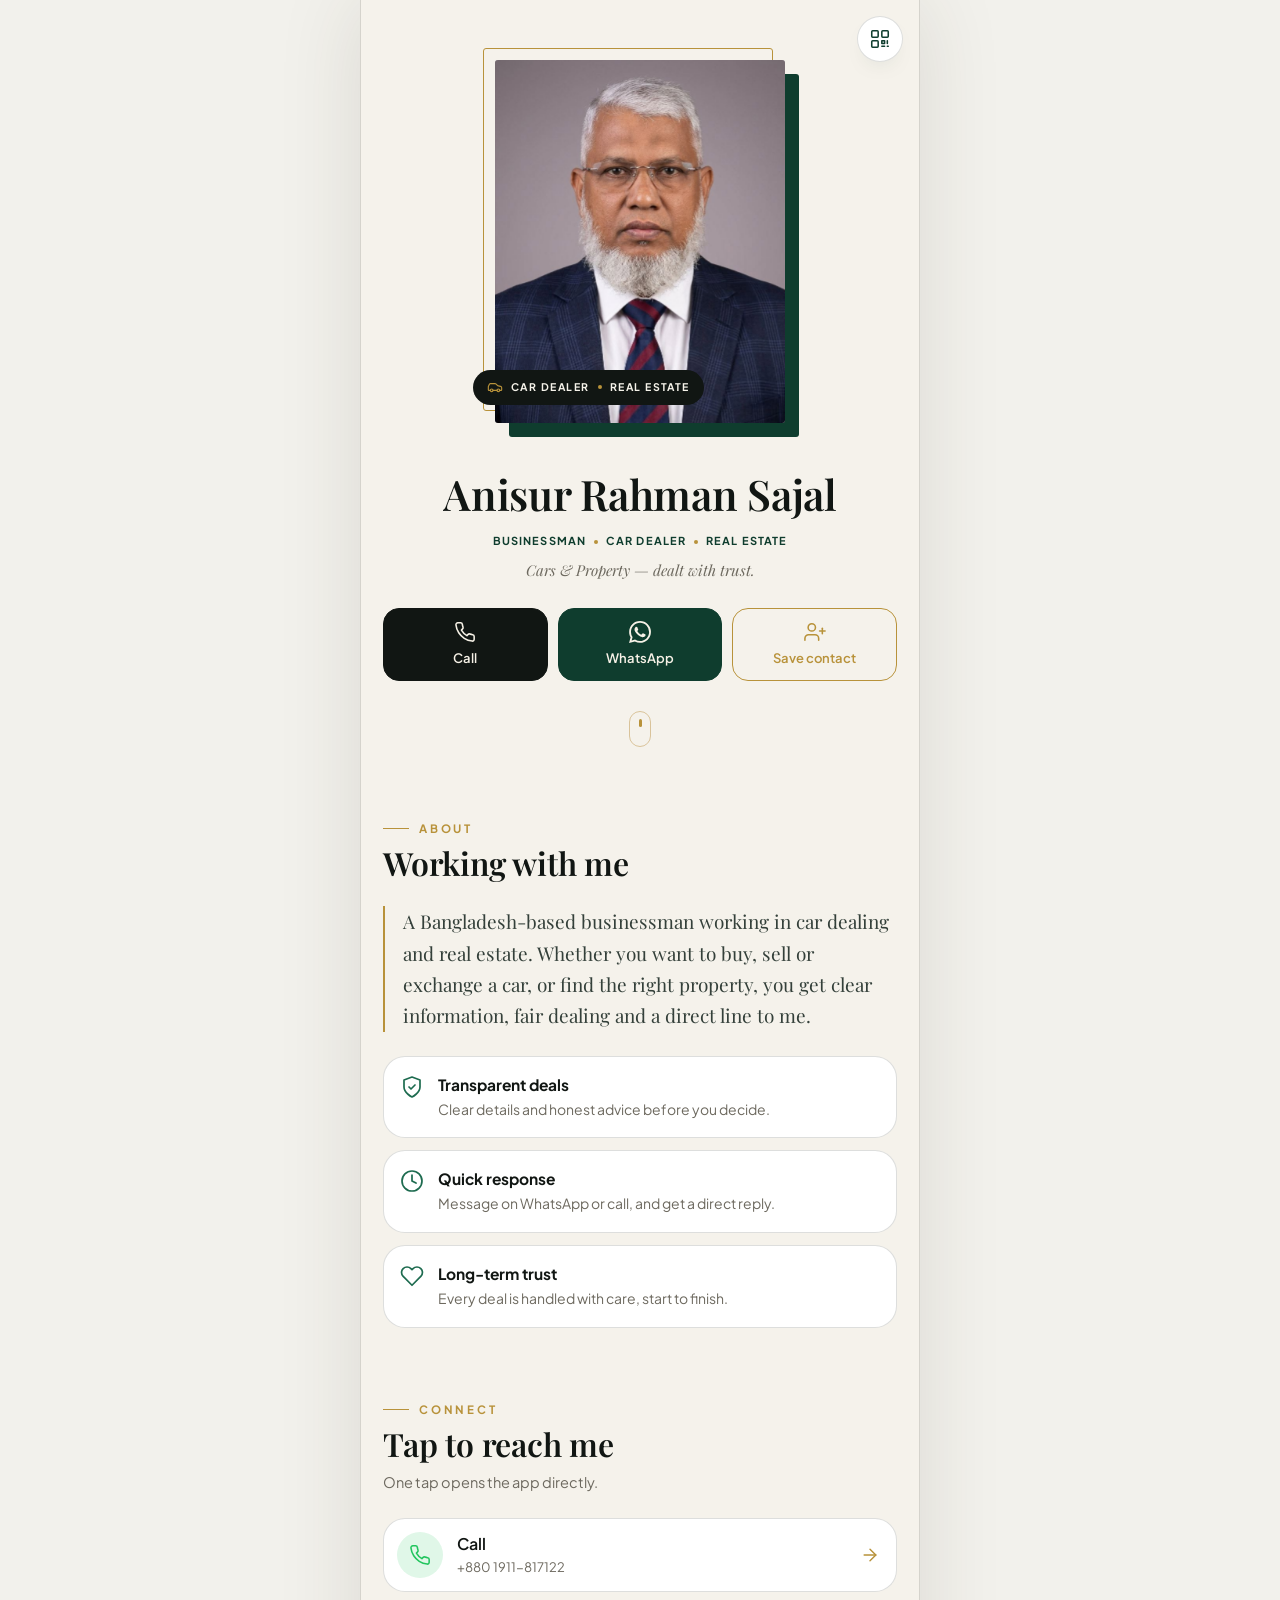
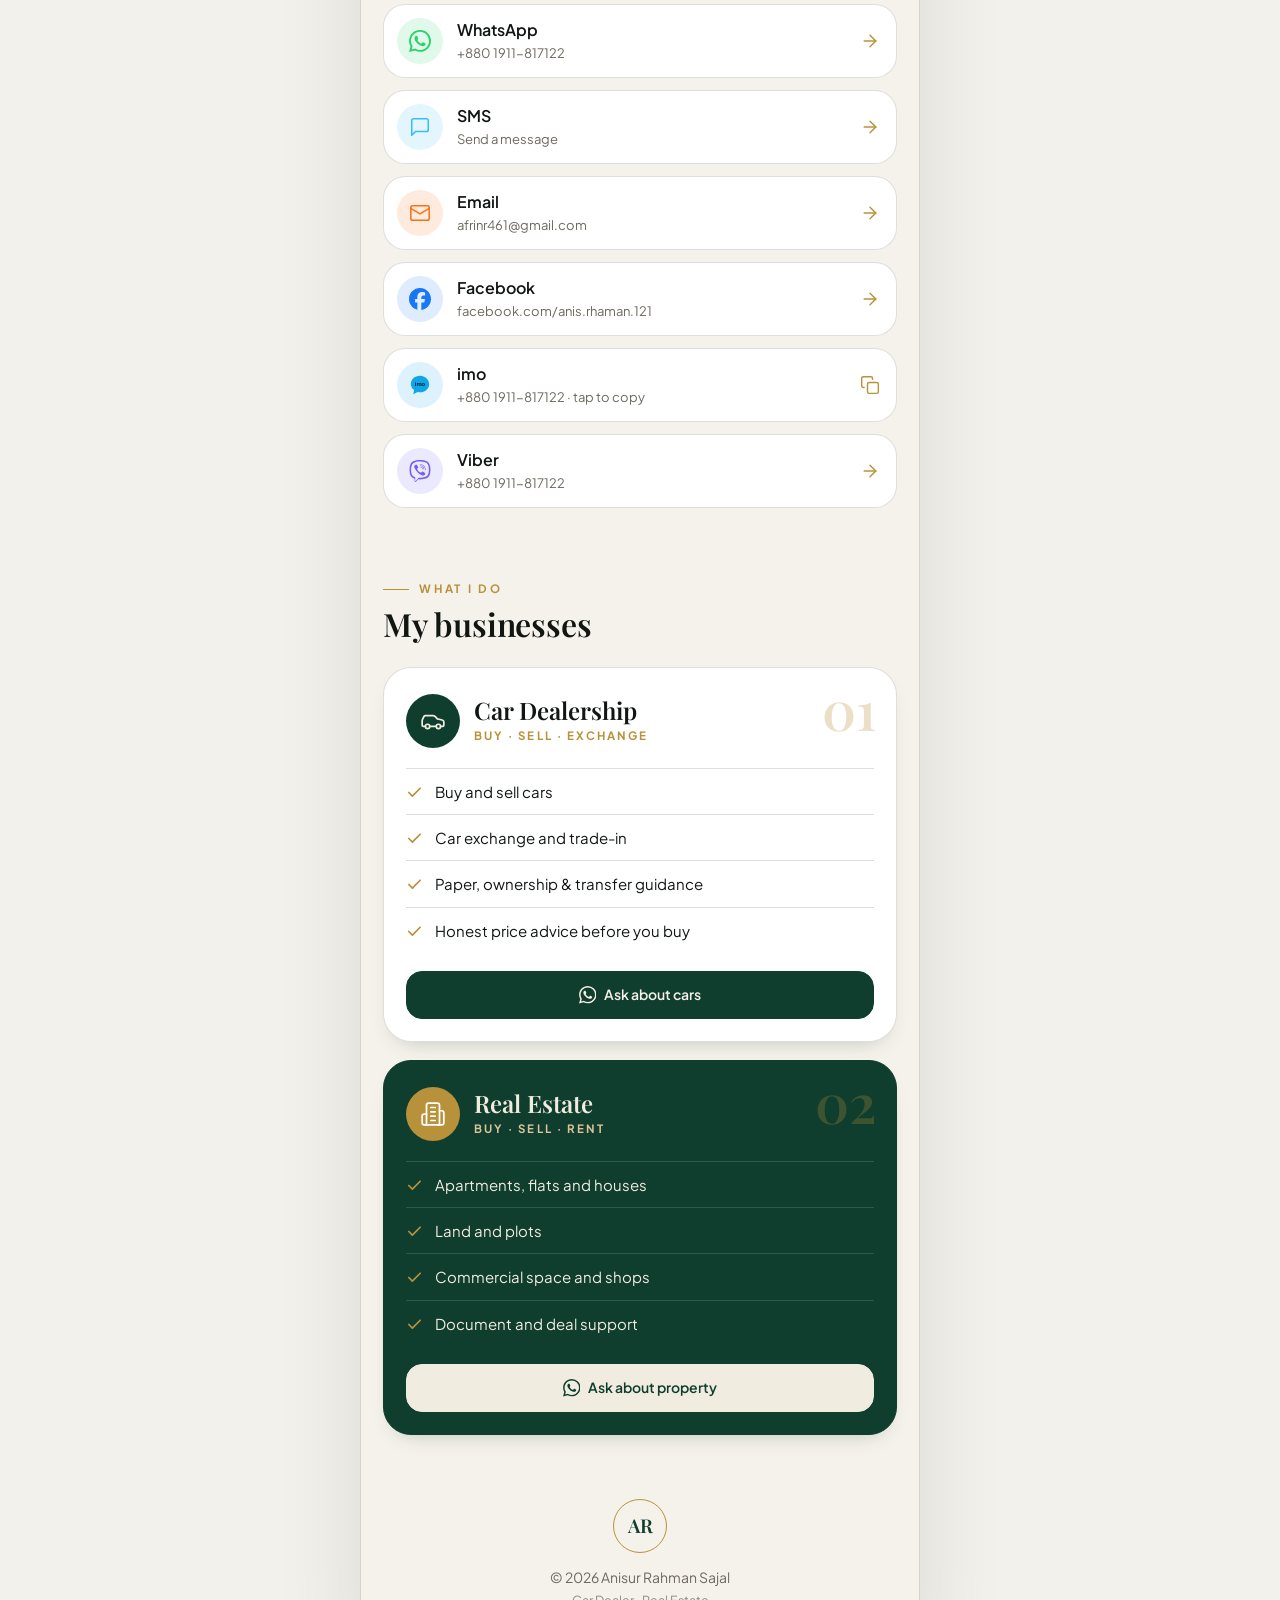
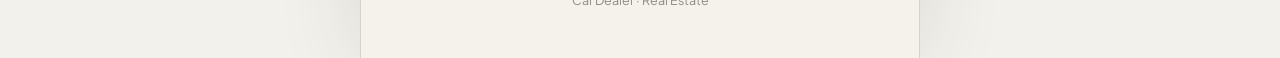
<file: index.html>
<!DOCTYPE html>
<html lang="en">
<head>
<meta charset="UTF-8" />
<meta name="viewport" content="width=device-width, initial-scale=1, viewport-fit=cover" />
<title>Anisur Rahman Sajal — Car Dealer &amp; Real Estate</title>
<meta name="description" content="Digital card of Anisur Rahman Sajal — businessman in car dealing and real estate. Call, WhatsApp, save contact or scan the QR code." />
<meta name="theme-color" content="#f2f1ec" />
<meta name="color-scheme" content="light" />

<link rel="canonical" href="https://sakib69alive.github.io/Anisur-Rahman/" />
<meta property="og:type" content="profile" />
<meta property="og:title" content="Anisur Rahman Sajal — Car Dealer & Real Estate" />
<meta property="og:description" content="Tap to call, WhatsApp or save my contact. Cars & property, dealt with trust." />
<meta property="og:url" content="https://sakib69alive.github.io/Anisur-Rahman/" />
<meta property="og:image" content="https://sakib69alive.github.io/Anisur-Rahman/assets/anisur.jpg" />
<meta name="twitter:card" content="summary_large_image" />

<link rel="icon" href="assets/favicon.svg" type="image/svg+xml" />
<link rel="apple-touch-icon" href="assets/anisur.jpg" />

<link rel="preconnect" href="https://fonts.googleapis.com" />
<link rel="preconnect" href="https://fonts.gstatic.com" crossorigin />
<link href="https://fonts.googleapis.com/css2?family=Playfair+Display:ital,wght@0,400;0,600;1,400&family=Plus+Jakarta+Sans:wght@400;500;600;700&display=swap" rel="stylesheet" />
<link rel="stylesheet" href="css/style.css?v=20261008c" />
<noscript><style>.reveal{opacity:1;transform:none}</style></noscript>
</head>
<body>

<main class="page">

  <!-- HERO -->
  <header class="hero" id="top">
    <button class="qr-open" id="qr-open" type="button" aria-label="Show my QR code" aria-haspopup="dialog"><svg class="ic" viewBox="0 0 24 24" data-icon="qr"></svg></button>
    <div class="hero-photo">
      <i class="ring r3" aria-hidden="true"></i><i class="ring r2" aria-hidden="true"></i><i class="ring r1" aria-hidden="true"></i>
      <div class="arch"><img src="assets/anisur.jpg" alt="Portrait of Anisur Rahman Sajal" width="1027" height="936" fetchpriority="high" draggable="false" /></div>
      <div class="tagbar" aria-hidden="true"><svg class="ic" viewBox="0 0 24 24" data-icon="car"></svg>Car Dealer<b></b>Real Estate</div>
    </div>

    <div class="hero-body">
      <h1 class="name"><span>Anisur Rahman Sajal</span></h1>
      <p class="roles" id="roles"></p>
      <p class="tagline" id="tagline"></p>

      <div class="quick" id="quick"></div>
      <noscript>
        <p class="noscript">
          <a href="tel:+8801911817122">Call +880 1911-817122</a> ·
          <a href="https://wa.me/8801911817122">WhatsApp</a>
        </p>
      </noscript>

      <a class="scroll-hint" href="#about" aria-label="Scroll down"><span></span></a>
    </div>
  </header>

  <!-- ABOUT -->
  <section class="section" id="about">
    <div class="section-head reveal">
      <span class="kicker">About</span>
      <h2>Working with me</h2>
    </div>
    <p class="about reveal" id="about-text"></p>
    <div class="why" id="why"></div>
  </section>

  <!-- CONNECT -->
  <section class="section" id="connect">
    <div class="section-head reveal">
      <span class="kicker">Connect</span>
      <h2>Tap to reach me</h2>
      <p>One tap opens the app directly.</p>
    </div>
    <div class="links" id="links"></div>
  </section>

  <!-- BUSINESS -->
  <section class="section" id="business">
    <div class="section-head reveal">
      <span class="kicker">What I do</span>
      <h2>My businesses</h2>
    </div>
    <div class="biz" id="biz"></div>
  </section>

  <footer class="footer">
    <div class="footer-mark" aria-hidden="true">AR</div>
    <p>© <span id="year"></span> Anisur Rahman Sajal</p>
    <p class="muted">Car Dealer · Real Estate</p>
  </footer>
</main>

<div class="modal" id="qr-modal" role="dialog" aria-modal="true" aria-label="My QR code" hidden>
  <div class="sheet">
    <button class="sheet-close" id="qr-close" type="button" aria-label="Close"><svg class="ic" viewBox="0 0 24 24" data-icon="close"></svg></button>
    <div class="qr-stage"><canvas id="qr" width="1000" height="1200" aria-label="QR code that opens this page"></canvas></div>
    <div class="qr-actions">
      <button class="btn gold" id="qr-download" type="button"><svg class="ic" viewBox="0 0 24 24" data-icon="download"></svg>Download QR</button>
      <button class="btn ghost" id="copy-link" type="button"><svg class="ic" viewBox="0 0 24 24" data-icon="copy"></svg>Copy link</button>
      <button class="btn ghost" id="share-btn" type="button"><svg class="ic" viewBox="0 0 24 24" data-icon="share"></svg>Share</button>
    </div>
    <p class="qr-url" id="qr-url"></p>
  </div>
</div>

<div class="toast" id="toast" role="status" aria-live="polite"></div>

<script src="js/config.js?v=20261008c"></script>
<script src="js/brands.js?v=20261008c"></script>
<script src="js/qrcode.js?v=20261008c"></script>
<script src="js/app.js?v=20261008c"></script>
</body>
</html>
</file>
<file: css/style.css>
/* ===== Tokens — warm sand, forest green, brass ===== */
:root {
  --bg: #f2f1ec;
  --paper: #ffffff;
  --ink: #111613;
  --forest: #0f3d2e;
  --forest-2: #1d6b4f;
  --brass: #b8923a;
  --brass-soft: #d9c39a;
  --mut: #6d695f;
  --line: rgba(17, 22, 19, 0.14);
  --r: 22px;
  --ease: cubic-bezier(0.22, 1, 0.36, 1);
  --font: "Plus Jakarta Sans", system-ui, -apple-system, "Segoe UI", Roboto, sans-serif;
  --serif: "Playfair Display", Georgia, "Times New Roman", serif;
  --safe-b: env(safe-area-inset-bottom, 0px);
  --shadow: 0 10px 24px -16px rgba(15, 61, 46, 0.4);
}

*, *::before, *::after { box-sizing: border-box; }
html { scroll-behavior: smooth; -webkit-text-size-adjust: 100%; }
body {
  margin: 0; background: var(--bg); color: var(--ink); font-family: var(--font); font-size: 16px; line-height: 1.55;
  -webkit-font-smoothing: antialiased; -webkit-tap-highlight-color: transparent; overflow-x: hidden;
}
img, canvas, svg { display: block; max-width: 100%; }
a { color: inherit; text-decoration: none; }
button { font: inherit; color: inherit; }
h1, h2, h3, p { margin: 0; }
:focus-visible { outline: 2px solid var(--forest); outline-offset: 3px; border-radius: 10px; }

.ic { width: 1.25em; height: 1.25em; flex: none; fill: none; stroke: currentColor; stroke-width: 1.7; stroke-linecap: round; stroke-linejoin: round; }
.ic.fill { fill: currentColor; stroke: none; }

/* ===== Paper background ===== */
.paper { display: none; }

/* ===== Layout ===== */
.page { position: relative; z-index: 1; max-width: 560px; margin: 0 auto; min-height: 100vh; padding-bottom: calc(48px + var(--safe-b)); }
@media (min-width: 600px) {
  .page { background: rgba(248, 244, 236, 0.55); border-left: 1px solid var(--line); border-right: 1px solid var(--line); box-shadow: 0 0 80px rgba(60, 50, 30, 0.12); }
}
.section { padding: 64px 22px 0; scroll-margin-top: 10px; }
.section-head { margin-bottom: 24px; }
.kicker { display: inline-flex; align-items: center; gap: 10px; font-size: 11.5px; font-weight: 700; letter-spacing: 0.24em; text-transform: uppercase; color: var(--brass); }
.kicker::before { content: ""; width: 26px; height: 1px; background: var(--brass); }
.section-head h2 { font-family: var(--serif); font-size: 32px; line-height: 1.15; margin-top: 8px; font-weight: 600; letter-spacing: -0.2px; }
.section-head p { color: var(--mut); margin-top: 8px; font-size: 14.5px; }

/* ===== Reveal ===== */
.reveal { opacity: 0; transform: translateY(26px); transition: opacity 0.9s var(--ease), transform 0.9s var(--ease); transition-delay: var(--d, 0ms); }
.reveal.in { opacity: 1; transform: none; }

/* ===== Hero ===== */
.hero { position: relative; padding-top: 60px; }
.hero-photo { position: relative; width: min(66%, 290px); margin: 0 auto; }
.arch { position: relative; z-index: 1; aspect-ratio: 4 / 5; border-radius: 3px; overflow: hidden; background: #b9b3b8; animation: archIn 0.9s var(--ease) both; }
.arch::after { content: ""; position: absolute; inset: 0; z-index: 3; }
.arch img { pointer-events: none; width: 100%; height: 100%; object-fit: cover; object-position: 50% 14%; transform: scale(1.14); animation: zoomOut 1.8s var(--ease) 0.1s forwards; }
@keyframes archIn { from { opacity: 0; transform: translateY(22px); } to { opacity: 1; transform: none; } }
@keyframes zoomOut { to { transform: scale(1.01); } }
.ring { position: absolute; z-index: 0; border-radius: 3px; opacity: 0; animation: ringIn 0.9s var(--ease) forwards; }
.ring.r1 { inset: 0; background: var(--forest); --tx: 14px; --ty: 14px; animation-delay: 0.35s; --o: 1; }
.ring.r2 { inset: 0; border: 1.5px solid var(--brass); --tx: -12px; --ty: -12px; animation-delay: 0.5s; --o: 1; }
.ring.r3 { display: none; }
@keyframes ringIn { from { opacity: 0; transform: translate(0, 0); } to { opacity: var(--o); transform: translate(var(--tx), var(--ty)); } }
.tagbar { position: absolute; z-index: 4; left: -22px; bottom: 18px; display: flex; align-items: center; gap: 8px; padding: 9px 14px; border-radius: 999px; background: var(--ink); color: #f6f3ea; font-size: 10.5px; font-weight: 700; letter-spacing: 0.14em; text-transform: uppercase; white-space: nowrap; opacity: 0; animation: tagIn 0.7s var(--ease) 1s forwards; }
.tagbar .ic { width: 16px; height: 16px; color: var(--brass); }
.tagbar b { width: 4px; height: 4px; border-radius: 50%; background: var(--brass); flex: none; }
@keyframes tagIn { from { opacity: 0; transform: translateX(-16px); } to { opacity: 1; transform: none; } }

.hero-body { position: relative; z-index: 3; margin-top: 48px; padding: 0 22px; text-align: center; }
.hero-body > * { opacity: 0; transform: translateY(18px); animation: up 0.9s var(--ease) forwards; }
.name { animation-delay: 0.5s; }
.roles { animation-delay: 0.7s; }
.tagline { animation-delay: 0.8s; }
.quick { animation-delay: 0.95s; }
.scroll-hint { animation-delay: 1.3s; }
@keyframes up { to { opacity: 1; transform: none; } }

.name { font-family: var(--serif); font-weight: 600; font-size: clamp(27px, 8.2vw, 42px); line-height: 1.12; letter-spacing: -0.3px; color: var(--ink); }
.name span { background: linear-gradient(100deg, var(--ink) 40%, var(--forest-2) 50%, var(--ink) 60%); background-size: 250% 100%; background-position: 100% 0; -webkit-background-clip: text; background-clip: text; color: transparent; animation: shine 2.4s ease-out 1.4s 1 both; }
@keyframes shine { from { background-position: 100% 0; } to { background-position: 0% 0; } }
.roles { margin-top: 14px; display: flex; flex-wrap: wrap; justify-content: center; font-size: 11px; font-weight: 700; letter-spacing: 0.1em; text-transform: uppercase; color: var(--forest); white-space: nowrap; }
.roles span + span::before { content: ""; display: inline-block; width: 4px; height: 4px; border-radius: 50%; background: var(--brass); margin: 0 8px; vertical-align: middle; }
.tagline { color: var(--mut); font-size: 15px; margin-top: 10px; font-style: italic; font-family: var(--serif); }

.quick { display: grid; grid-template-columns: repeat(3, 1fr); gap: 10px; margin-top: 26px; }
.noscript { margin-top: 18px; color: var(--mut); }
.noscript a { color: var(--forest); text-decoration: underline; }

.scroll-hint { display: block; width: 22px; height: 36px; margin: 30px auto 0; border: 1.5px solid var(--brass-soft); border-radius: 14px; position: relative; }
.scroll-hint span { position: absolute; left: 50%; top: 7px; width: 3px; height: 8px; margin-left: -1.5px; border-radius: 2px; background: var(--brass); animation: wheel 1.8s ease-in-out 3; }
@keyframes wheel { 0% { opacity: 0; transform: translateY(0); } 30% { opacity: 1; } 100% { opacity: 0; transform: translateY(13px); } }

/* ===== Buttons ===== */
.btn {
  display: inline-flex; align-items: center; justify-content: center; gap: 8px; min-height: 48px; padding: 0 16px; border-radius: 16px; border: 1px solid var(--line);
  background: var(--paper); font-weight: 600; font-size: 14px; cursor: pointer; position: relative; overflow: hidden; isolation: isolate;
  transition: transform 0.3s var(--ease), background 0.3s, border-color 0.3s, box-shadow 0.3s;
}
.btn:active { transform: scale(0.96); }
@media (hover: hover) { .btn:hover { transform: translateY(-2px); border-color: var(--forest-2); } }
.btn.call { background: var(--ink); color: #f6f1e6; border-color: var(--ink); }
.btn.green { background: var(--forest); color: #f6f1e6; border-color: var(--forest); }
.btn.gold { background: transparent; color: var(--brass); border: 1.5px solid var(--brass); }
@media (hover: hover) { .btn.gold:hover { background: var(--brass); color: #fff; } }
.btn.green::after { content: ""; position: absolute; inset: 0; z-index: -1; background: linear-gradient(110deg, transparent 30%, rgba(255, 255, 255, 0.22) 50%, transparent 70%); transform: translateX(-120%); animation: sweep 1.6s ease-out 2s 1 both; }
@keyframes sweep { from { transform: translateX(-120%); } to { transform: translateX(120%); } }
.quick .btn { flex-direction: column; gap: 5px; padding: 12px 6px; min-height: 68px; font-size: 13px; }
.quick .btn .ic { width: 22px; height: 22px; }

/* ===== Links ===== */
.links { display: grid; gap: 12px; }
.link {
  display: flex; align-items: center; gap: 14px; padding: 13px 16px 13px 13px; border-radius: var(--r); background: var(--paper); border: 1px solid var(--line);
  position: relative; overflow: hidden; transition: transform 0.35s var(--ease), border-color 0.35s, box-shadow 0.35s;
}
button.link { width: 100%; font: inherit; color: inherit; text-align: left; cursor: pointer; }
.link:active { transform: scale(0.98); }
@media (hover: hover) { .link:hover { transform: translateY(-2px); border-color: color-mix(in srgb, var(--c) 55%, transparent); box-shadow: var(--shadow); } }
.link-ic { flex: none; width: 46px; height: 46px; border-radius: 50%; display: grid; place-items: center; background: color-mix(in srgb, var(--c) 14%, var(--paper)); color: var(--c); }
.link-ic .ic { width: 22px; height: 22px; }
.link-t { min-width: 0; flex: 1; }
.link-t b { display: block; font-size: 16px; font-weight: 600; }
.link-t small { display: block; color: var(--mut); font-size: 13px; overflow: hidden; text-overflow: ellipsis; white-space: nowrap; }
.link-go { color: var(--brass); width: 20px; height: 20px; flex: none; transition: transform 0.35s var(--ease); }
@media (hover: hover) { .link:hover .link-go { transform: translateX(4px); } }

/* ===== Business ===== */
.biz { display: grid; gap: 18px; }
.biz-card { position: relative; border-radius: 28px; padding: 26px 22px 22px; background: var(--paper); border: 1px solid var(--line); overflow: hidden; box-shadow: var(--shadow); }
.biz-card:nth-child(2) { background: var(--forest); color: #f1ece0; border-color: var(--forest); }
.biz-no { position: absolute; right: 20px; top: 14px; font-family: var(--serif); font-size: 54px; font-weight: 600; line-height: 1; color: var(--brass); opacity: 0.28; }
.biz-top { position: relative; display: flex; align-items: center; gap: 14px; }
.biz-ic { width: 54px; height: 54px; border-radius: 50%; display: grid; place-items: center; background: var(--forest); color: #f1ece0; }
.biz-card:nth-child(2) .biz-ic { background: var(--brass); color: #fff; }
.biz-ic .ic { width: 26px; height: 26px; stroke-width: 1.6; }
.biz-top h3 { font-family: var(--serif); font-size: 24px; line-height: 1.15; font-weight: 600; }
.biz-top p { color: var(--brass); font-size: 11.5px; font-weight: 700; letter-spacing: 0.18em; text-transform: uppercase; margin-top: 3px; }
.biz-card:nth-child(2) .biz-top p { color: var(--brass-soft); }
.biz-list { list-style: none; margin: 20px 0 0; padding: 0; display: grid; gap: 0; }
.biz-list li { display: flex; gap: 12px; align-items: flex-start; font-size: 15px; padding: 11px 0; border-top: 1px solid var(--line); }
.biz-card:nth-child(2) .biz-list li { border-color: rgba(255, 255, 255, 0.14); }
.biz-list .ic { width: 17px; height: 17px; margin-top: 4px; color: var(--brass); stroke-width: 2.4; }
.biz-card .btn { width: 100%; margin-top: 18px; }
.biz-card:nth-child(2) .btn.green { background: #f1ece0; color: var(--forest); border-color: #f1ece0; box-shadow: none; }

.listings { display: flex; gap: 12px; margin: 20px -22px 0; padding: 2px 22px 8px; overflow-x: auto; scroll-snap-type: x mandatory; scrollbar-width: none; }
.listings::-webkit-scrollbar { display: none; }
.listing { flex: 0 0 74%; scroll-snap-align: start; border-radius: 18px; overflow: hidden; background: var(--bg); color: var(--ink); border: 1px solid var(--line); }
.listing-img { aspect-ratio: 4 / 3; background: #ddd5c6; display: grid; place-items: center; color: var(--mut); position: relative; }
.listing-img img { width: 100%; height: 100%; object-fit: cover; }
.listing-img .tag { position: absolute; top: 10px; left: 10px; padding: 4px 10px; border-radius: 999px; font-size: 11.5px; font-weight: 700; background: var(--forest); color: #f1ece0; }
.listing-body { padding: 12px 14px 14px; }
.listing-body h4 { margin: 0; font-size: 16px; }
.listing-price { color: var(--brass); font-weight: 700; margin-top: 2px; }
.listing-meta { display: flex; flex-wrap: wrap; gap: 6px; margin-top: 8px; }
.listing-meta span { font-size: 12px; color: var(--mut); padding: 3px 9px; border: 1px solid var(--line); border-radius: 999px; }

/* ===== About ===== */
.about { font-family: var(--serif); font-size: 19px; line-height: 1.65; color: #34403a; padding-left: 18px; border-left: 2px solid var(--brass); }
.why { display: grid; gap: 12px; margin-top: 24px; }
.why-item { display: flex; gap: 14px; padding: 16px; border-radius: var(--r); background: var(--paper); border: 1px solid var(--line); }
.why-item .ic { width: 24px; height: 24px; color: var(--forest-2); margin-top: 2px; }
.why-item b { display: block; font-size: 15.5px; }
.why-item span { color: var(--mut); font-size: 14px; }

@keyframes fadeUp { from { opacity: 0; transform: scale(0.5); } to { opacity: 1; transform: none; } }
/* ===== QR button + modal ===== */
.qr-open { position: absolute; z-index: 5; top: 16px; right: 16px; width: 46px; height: 46px; display: grid; place-items: center; border-radius: 50%; background: var(--paper); border: 1px solid var(--line); color: var(--forest); cursor: pointer; box-shadow: var(--shadow); opacity: 0; animation: fadeUp 0.7s var(--ease) 0.4s forwards; transition: transform 0.25s var(--ease), background 0.25s, color 0.25s; }
.qr-open .ic { width: 22px; height: 22px; }
.qr-open:active { transform: scale(0.92); }
@media (hover: hover) { .qr-open:hover { background: var(--forest); color: #f6f1e6; } }

.modal { position: fixed; inset: 0; z-index: 40; display: grid; place-items: center; padding: 20px; background: rgba(20, 28, 24, 0.72); opacity: 0; transition: opacity 0.3s; overflow-y: auto; }
.modal[hidden] { display: none; }
.modal.show { opacity: 1; }
.sheet { position: relative; width: min(100%, 390px); margin: auto; padding: 14px; border-radius: 30px; background: var(--paper); box-shadow: 0 30px 60px -20px rgba(0, 0, 0, 0.55); transform: translateY(30px) scale(0.96); transition: transform 0.45s var(--ease); }
.modal.show .sheet { transform: none; }
.sheet-close { position: absolute; z-index: 2; top: -14px; right: -6px; width: 40px; height: 40px; display: grid; place-items: center; border-radius: 50%; border: 0; background: var(--ink); color: #f6f1e6; cursor: pointer; box-shadow: 0 8px 18px -8px rgba(0, 0, 0, 0.6); }
.sheet-close .ic { width: 20px; height: 20px; }
.qr-stage { border-radius: 22px; overflow: hidden; box-shadow: 0 0 0 1px var(--line); }
.qr-stage canvas { width: 100%; height: auto; aspect-ratio: 1000 / 1200; }
.qr-actions { display: grid; grid-template-columns: 1fr 1fr; gap: 10px; margin-top: 14px; }
.qr-actions .gold { grid-column: 1 / -1; background: var(--forest); color: #f6f1e6; border-color: var(--forest); }
.qr-actions .gold:hover { background: var(--forest-2); color: #fff; }
.qr-url { text-align: center; color: var(--mut); font-size: 12px; margin: 12px 0 4px; word-break: break-all; }

/* ===== Footer ===== */
.footer { text-align: center; padding: 64px 20px 0; color: var(--mut); font-size: 14px; }
.footer-mark { width: 54px; height: 54px; margin: 0 auto 14px; border-radius: 50%; display: grid; place-items: center; font-family: var(--serif); font-weight: 600; font-size: 19px; color: var(--forest); border: 1.5px solid var(--brass); }
.footer .muted { opacity: 0.75; font-size: 12.5px; margin-top: 2px; }

/* ===== Toast ===== */
.toast { position: fixed; z-index: 50; left: 50%; top: calc(18px + env(safe-area-inset-top, 0px)); transform: translate(-50%, -160%); padding: 11px 18px; background: var(--ink); color: #f6f1e6; font-size: 14px; font-weight: 600; transition: transform 0.5s var(--ease), opacity 0.3s, visibility 0.5s; max-width: calc(100% - 32px); text-align: center; border-radius: 999px; opacity: 0; visibility: hidden; }
.toast.show { transform: translate(-50%, 0); opacity: 1; visibility: visible; }

/* ===== Motion preferences ===== */
@media (prefers-reduced-motion: reduce) {
  *, *::before, *::after { animation-duration: 0.01ms !important; animation-delay: 0ms !important; animation-iteration-count: 1 !important; transition-duration: 0.01ms !important; scroll-behavior: auto !important; }
  .hero-body > *, .arch, .tagbar, .qr-open { opacity: 1; transform: none; }
  .ring { opacity: var(--o); transform: translate(var(--tx, 0), var(--ty, 0)); }
  .reveal { opacity: 1; transform: none; }
}
</file>
